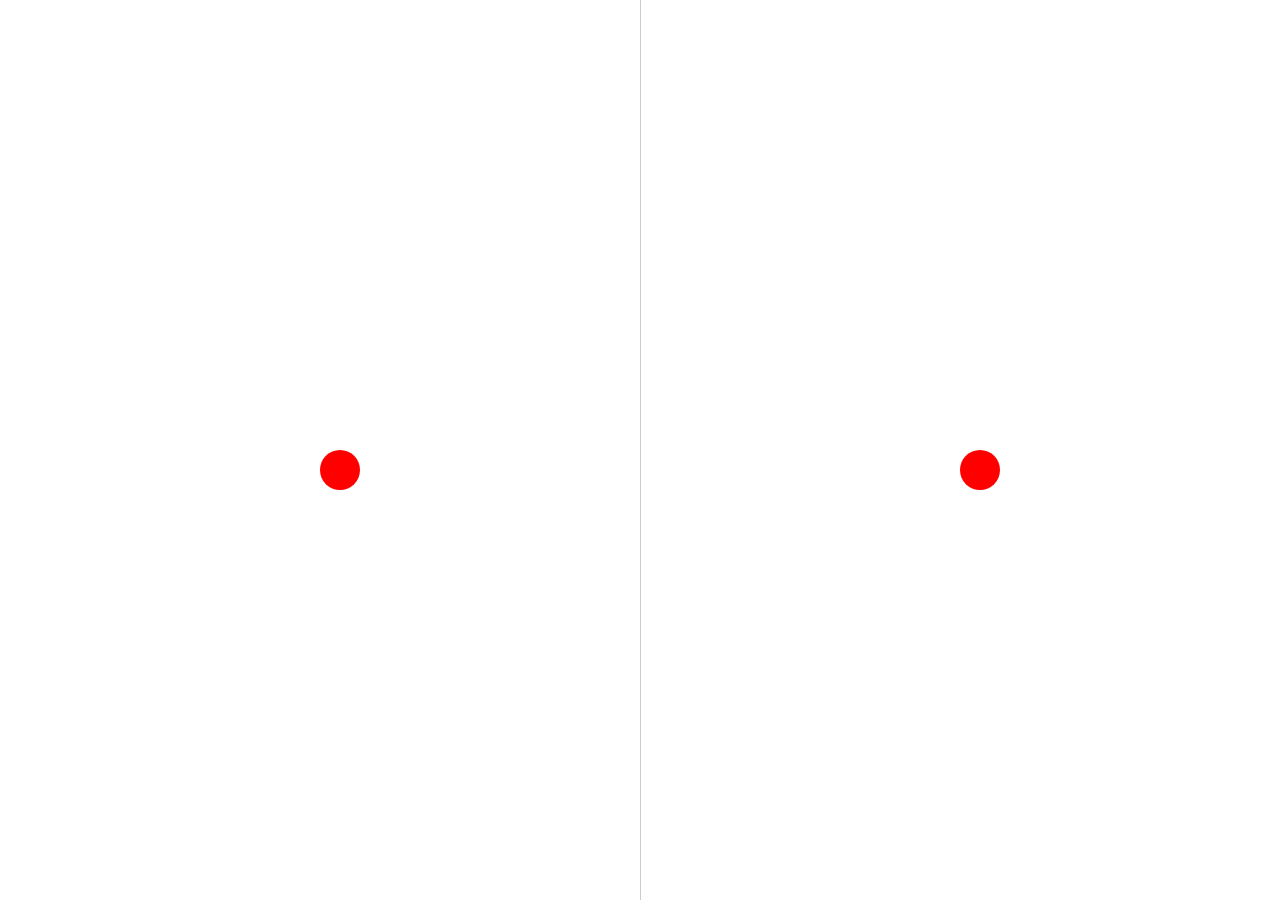
<file: eye/index.html>
<html>

<head>

<meta charset="UTF-8">

	<script src="svg.js"></script>
	<script src="mini.js"></script>
	<script src="Application.js"></script>

	<meta name="apple-mobile-web-app-capable" content="yes">
	<meta name = "viewport" content = "user-scalable=no, width=device-width">
	<meta name="apple-mobile-web-app-title" content="SP Navigation">
	<meta name="apple-mobile-web-app-status-bar-style" content="default">
	<link rel="apple-touch-icon" href="img/appicon.png">

	<script>

	mini.ready(function() {
		new Application();
	});
	</script>

	<title>Eye</title>

</head>

<body></body>

</html>
</file>
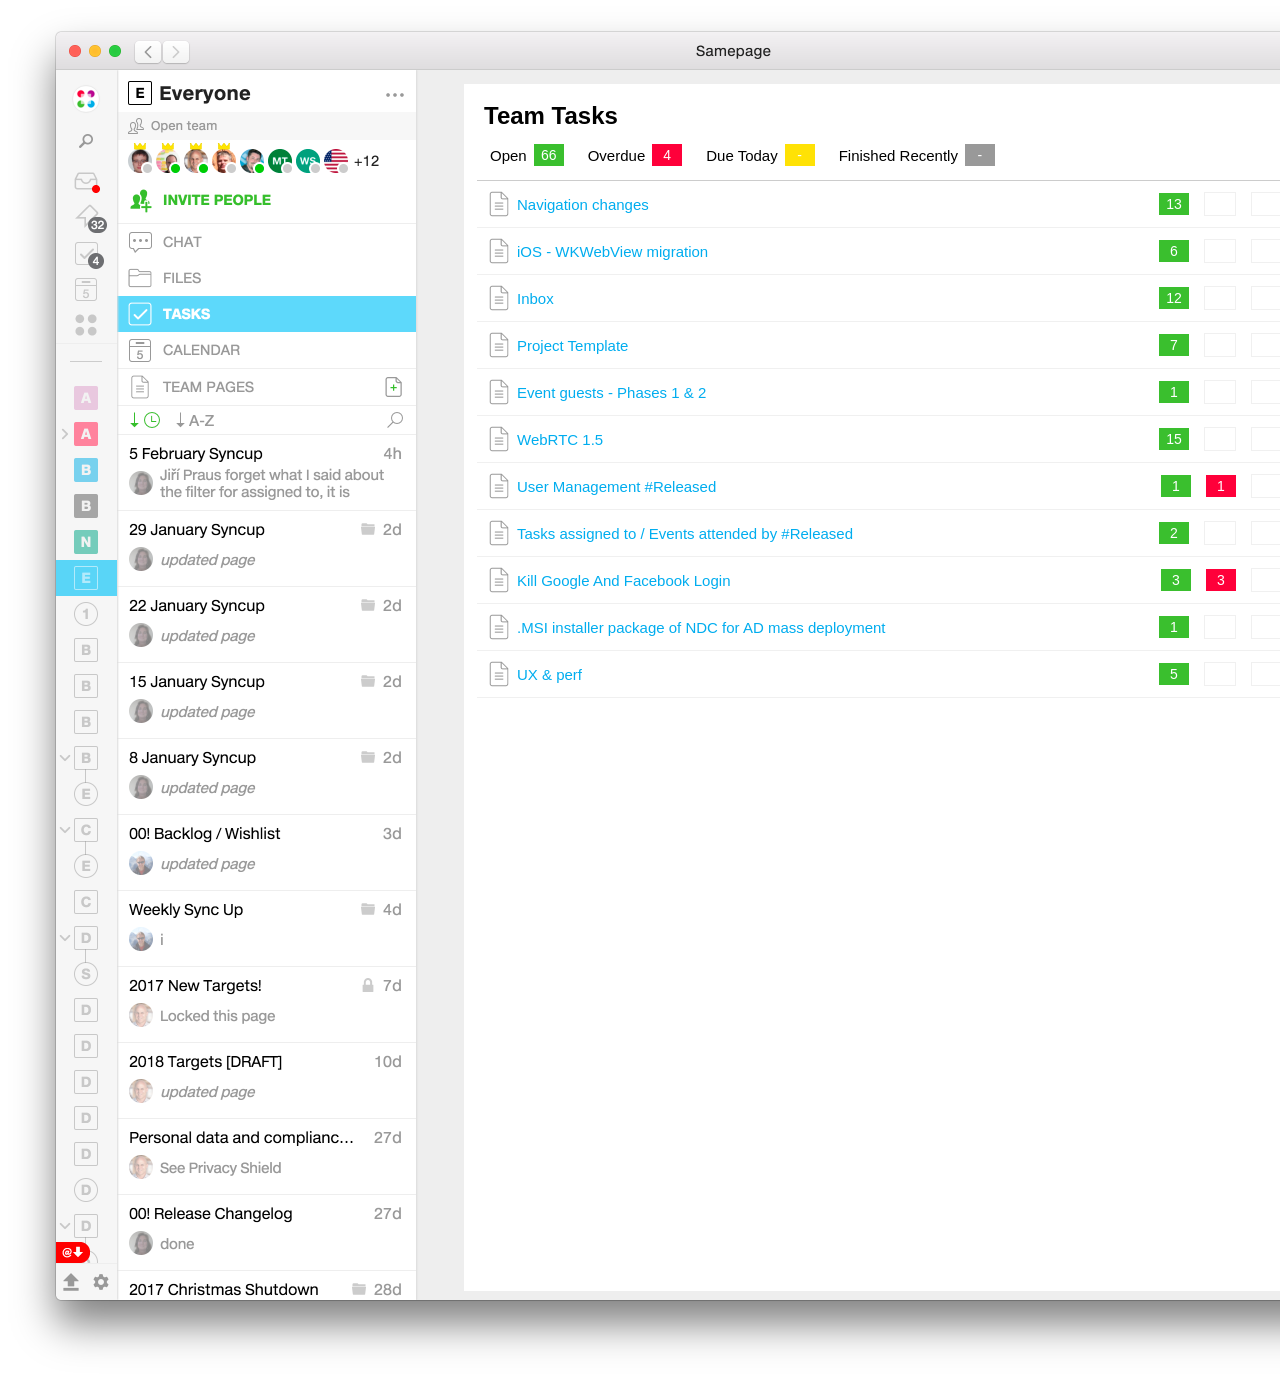
<file: tasksum/index.html>
<html>
<head>

<meta charset="UTF-8">
	<link href="main.css" rel="stylesheet" type="text/css" media="all">
	<link href="tasks.css" rel="stylesheet" type="text/css" media="all">
	<script src="https://code.jquery.com/jquery-1.9.1.min.js"></script>

	<script src="data1.js"></script>
	<script src="data2.js"></script>

	<script src="main.js"></script>
	<script src="tasks.js"></script>



	<script>
	$(document).ready(main.init);
	</script>

</head>
<body>
	<img style="position:absolute;left:0;top:0;zoom:50%;" src="app.png"/>
	<div id="summary">
		<div id="summary-table"></div>
	</div>
</body>
</html>
</file>
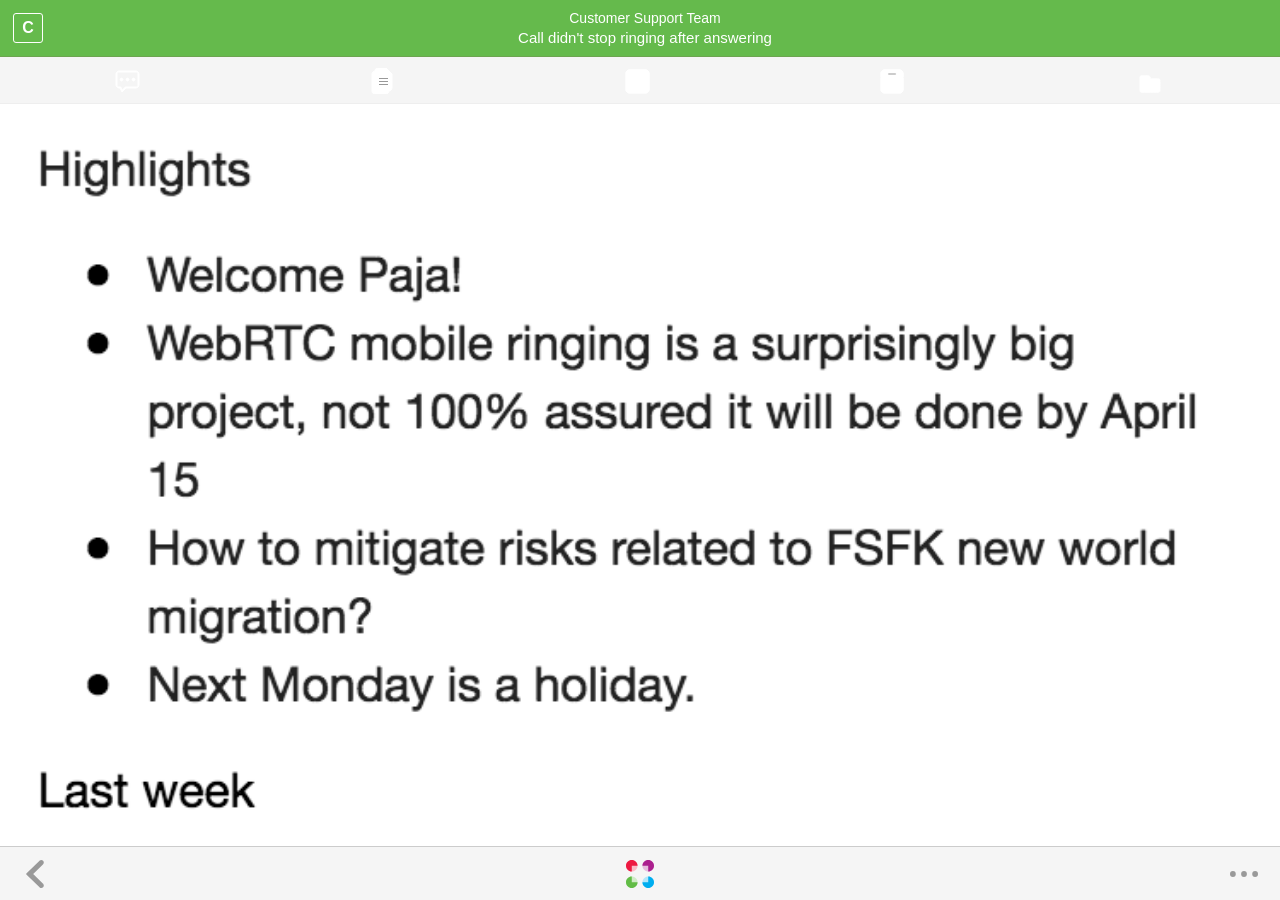
<file: mnav/v5/index.html>
<html>

<head>

<meta charset="UTF-8">
	<link href="styles.css" rel="stylesheet" type="text/css" media="all">
	<script src="other/jquery-1.9.1.min.js"></script>

	<script src="svg.js"></script>
	<script src="mini.js"></script>
	<script src="BottomBar.js"></script>
	<script src="Menu.js"></script>
	<script src="Team.js"></script>
	<script src="Application.js"></script>
	<script src="data.js"></script>

	<meta name="apple-mobile-web-app-capable" content="yes">
	<meta name = "viewport" content = "user-scalable=no, width=device-width">
	<meta name="apple-mobile-web-app-title" content="SP-navig-v5">
	<meta name="apple-mobile-web-app-status-bar-style" content="default">
	<link rel="apple-touch-icon" href="img/appicon.png">

	<script>
		$(document).ready(function() {
			new Application();
		});
	</script>

	<title>SP Navigation</title>

</head>

<body>

	<div id="app-frame"></div>

</body>

</html>
</file>
<file: tasksum/main.css>
body,div,td,tr {
	font-family: Helvetica;
	font-size: 15px;
}

#summary-table {
	padding: 13px;
}

.summary-caption {
	font-size: 24px;
	font-weight: bold;
	margin-left: 7px;
}


.summary-item {
	padding: 7px 10px;
	border-bottom: 1px solid #f0f0f0;
}

.summary-item.desktop .row {
	display: flex;
}

.summary-item.desktop .label {
	display: none;
}

.summary-item .page-tasks {
	display: none;
	margin-left: 24px;
	margin-top: -2px;
}

.summary-item.expanded .page-tasks {
	display: block;
}

.page-name {
	align-items: center;
	display: flex;
	flex-grow: 2;
}

.page-item {
	display: flex;
	align-items: center;
	margin-left: 29px;
}

.count {
	margin-right: 7px;
	padding: 2px;
	border: 2px solid transparent;
}

.count.selected {
	border: 2px solid #00aeef;
}

.count > .value.empty {
	background-color: #fff !important;
	border: 1px solid #f0f0f0;
}

.count > .value {
	padding: 3px 0px;
	cursor: pointer;
	min-width: 30px;
	text-align: center;
	color: #fff;
	font-size: 14px;
}

.summary-item .name {
	color: #00adef;
}

.summary-item .count.empty > .label, .count.empty > .value {
	color: #999;
}

#summary {
	display: block;
	position: absolute;
	left: 464px;
	top: 89px;
	width: 900px;
	height: 1202px;
	background: #fff;
	overflow-y: auto;
}



.page-icon {
	min-width: 30px;
}


.legend {
	display:flex;
	align-items: center;
	padding: 10px 0px;
	border-bottom: 1px solid #ccc;
}

.legend > .legent-text {
	padding-right: 3px;
	padding-left: 13px;
}
</file>
<file: tasksum/tasks.css>
.status-open-bg {
	background-color: #3abf2e;
}
.status-overdue-bg {
	background-color: #ff003a;
}
.status-duetoday-bg {
	background-color: #ffe205;
}
.status-finished-bg {
	background-color: #999;
}

.task-item {
	padding: 7px 9px;
	cursor: pointer;
}

.task-item .task {
	display: flex;
	align-items:center;
}

.task-item .task-desc {
	color: #999;
	font-size: 14px;
	padding-left: 35px;
}

.task-item:hover {
	background-color: #f5f5f5;
}

.task-item .task-progress {
	min-width: 26px;
	min-height:26px;
	border-radius:50%;
	border: 1px solid #999;
	color: #999;
	text-align: center;
}

.task-item .task-progress > div {
	font-size: 12px;
	margin-top: 6px;
}
</file>
<file: mnav/v5/styles.css>
html, body {
	margin: 0 0;
	height: 100%;
	width: 100%;
	overflow: auto;
}

body, div {
	padding: 0;
	margin: 0;
	font-family: Helvetica;
	font-size: 15px;
}

#app-frame {
	position: relative;width:100%;height:100%;overflow: hidden;
	background: #f7f7f7;
	-webkit-user-select: none;
	overflow: auto;
	-webkit-overflow-scrolling: touch;
}

#tasks-border, #check, #inbox-icon, #calendar-border, #chat-border, #dots {
	fill: #999;
	stroke: none;
}

#pages-icon path, #teams-icon path, #file-icon, #search-icon path {
	fill: transparent;
	stroke: #999;
}

#page-fill, #back-page-fill, #corner-fill {
	fill: none;
}

#lines {
	fill: #999;
}

#page-border, #back-page-border, #corner-border {
	fill: none;
	stroke: #999;
}

#back-page-fill, #back-page-border{
	stroke: none;
}

#more-icon circle, #back-icon {
	fill: #999;
}

#tasks-fill {
	fill: none;
}

#tasks-border, #check, #inbox-icon, #calendar-border, #chat-border, #dots {
	fill: #999;
	stroke: none;
}
</file>
